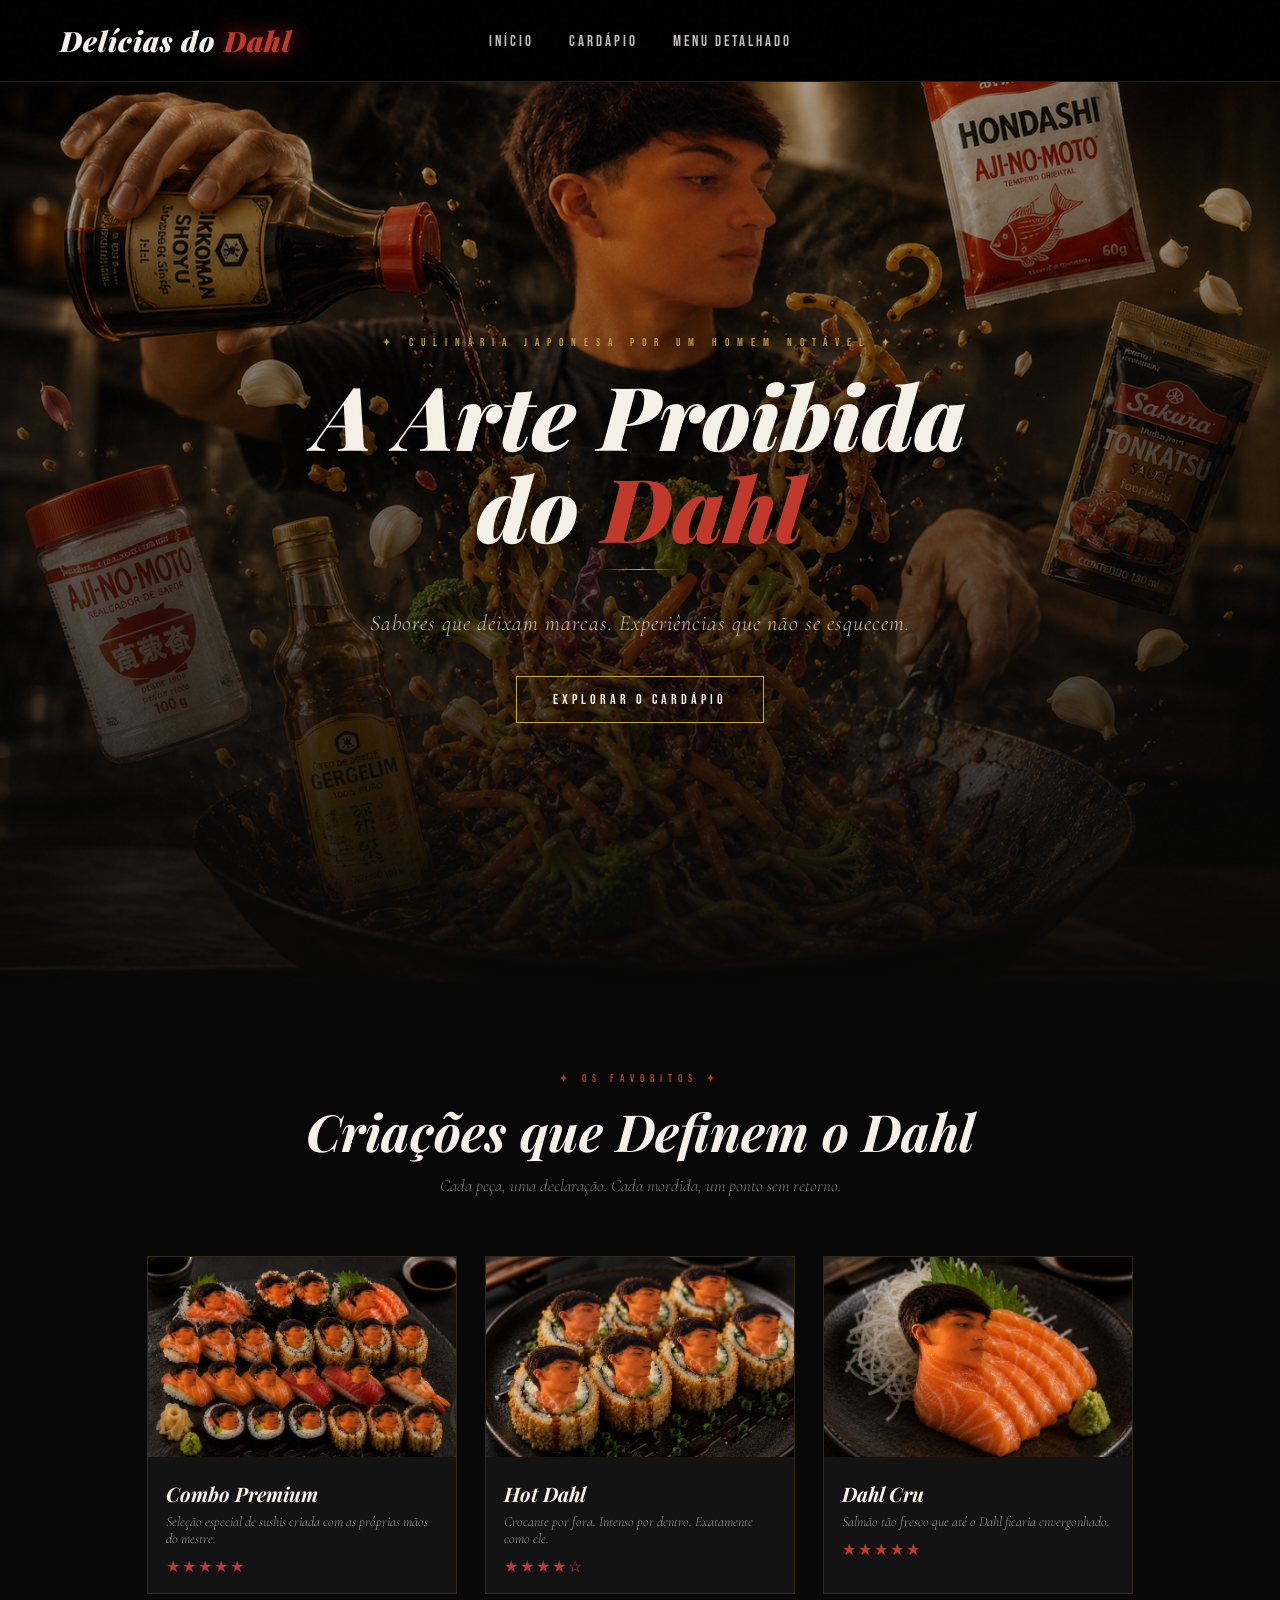
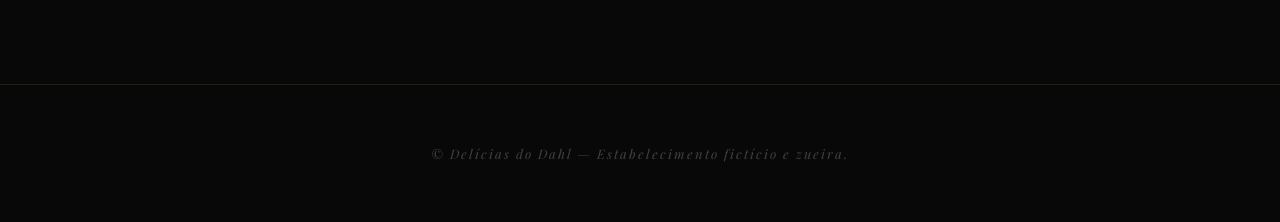
<file: index.html>
<!DOCTYPE html>
<html lang="pt-br">
<head>
    <meta charset="UTF-8">
    <meta name="viewport" content="width=device-width, initial-scale=1.0">
    <title>Delícias do Dahl</title>
    <link rel="stylesheet" href="style.css">
    <link rel="preconnect" href="https://fonts.googleapis.com">
    <link href="https://fonts.googleapis.com/css2?family=Playfair+Display:ital,wght@0,700;0,900;1,700&family=Cormorant+Garamond:ital,wght@0,300;0,500;1,300;1,500&family=Bebas+Neue&display=swap" rel="stylesheet">
</head>
<body>

<header>
    <nav class="navecabeção">
        <h1><em>Delícias do <span>Dahl</span></em></h1>
        <ul>
            <li><a href="index.html">Início</a></li>
            <li><a href="cardapio.html">Cardápio</a></li>
            <li><a href="menu-detalhado.html">Menu Detalhado</a></li>
        </ul>
    </nav>
</header>

<main>

    <section class="hero">
        <div class="hero-content">
            <p class="hero-tagline">✦ Culinária Japonesa por um Homem Notável ✦</p>
            <h2>A Arte Proibida<br>do <em>Dahl</em></h2>
            <div class="hero-divider"></div>
            <p class="hero-sub">Sabores que deixam marcas. Experiências que não se esquecem.</p>
            <a href="cardapio.html" class="btn">Explorar o Cardápio</a>
        </div>
    </section>

    <section class="destaques">
        <div class="section-header">
            <span class="section-label">✦ os favoritos ✦</span>
            <h2>Criações que Definem o Dahl</h2>
            <p class="section-sub">Cada peça, uma declaração. Cada mordida, um ponto sem retorno.</p>
        </div>

        <div class="cards">

            <div class="card">
                <img src="ComboDahl.png" alt="Combo Premium">
                <h3>Combo Premium</h3>
                <p>Seleção especial de sushis criada com as próprias mãos do mestre.</p>
                <span>★★★★★</span>
            </div>

            <div class="card">
                <img src="HotDahl.png" alt="Hot Dahl">
                <h3>Hot Dahl</h3>
                <p>Crocante por fora. Intenso por dentro. Exatamente como ele.</p>
                <span>★★★★☆</span>
            </div>

            <div class="card">
                <img src="SashimiDahl.png" alt="Sashimi de Salmão">
                <h3>Dahl Cru</h3>
                <p>Salmão tão fresco que até o Dahl ficaria envergonhado.</p>
                <span>★★★★★</span>
            </div>

        </div>

    </section>

</main>

<footer class="rodape-drama">
    <p>© Delícias do Dahl — Estabelecimento fictício e zueira.</p>
</footer>

</body>
</html>
</file>
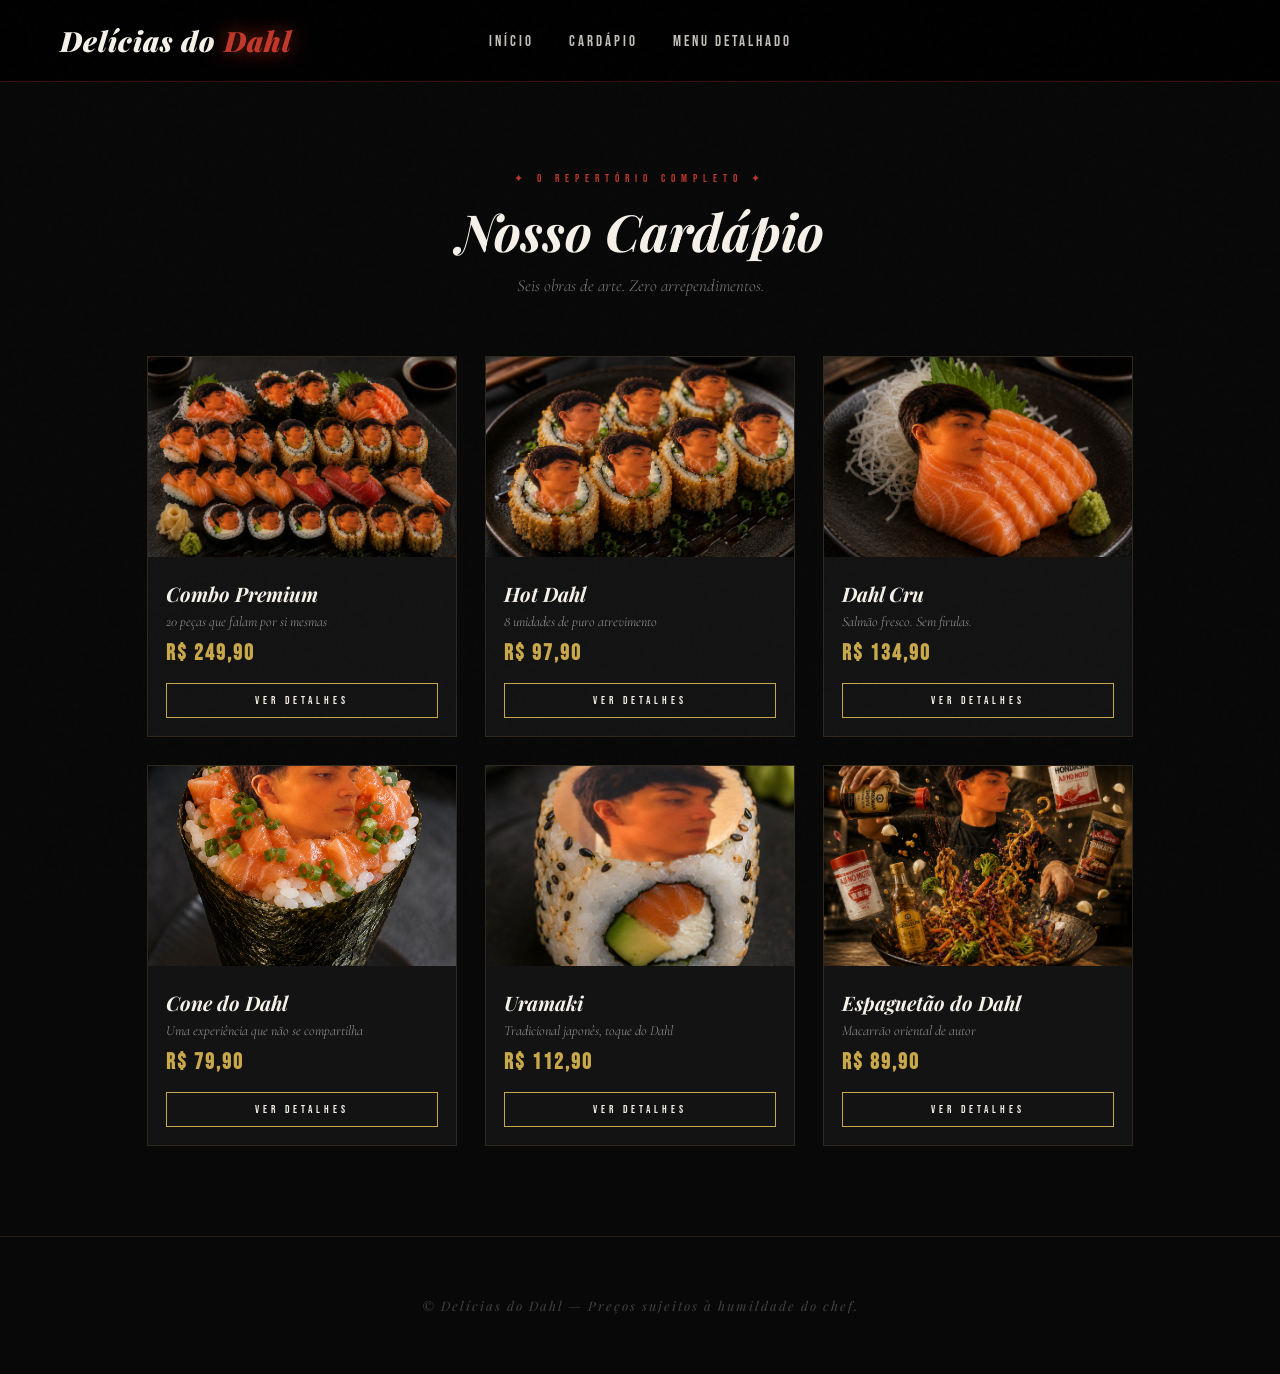
<file: cardapio.html>
<!DOCTYPE html>
<html lang="pt-br">
<head>
    <meta charset="UTF-8">
    <meta name="viewport" content="width=device-width, initial-scale=1.0">
    <title>Cardápio — Delícias do Dahl</title>
    <link rel="stylesheet" href="style.css">
    <link rel="preconnect" href="https://fonts.googleapis.com">
    <link href="https://fonts.googleapis.com/css2?family=Playfair+Display:ital,wght@0,700;0,900;1,700&family=Cormorant+Garamond:ital,wght@0,300;0,500;1,300;1,500&family=Bebas+Neue&display=swap" rel="stylesheet">
</head>
<body>

<header>
    <nav class="navecabeção">
        <h1><em>Delícias do <span>Dahl</span></em></h1>
        <ul>
            <li><a href="index.html">Início</a></li>
            <li><a href="cardapio.html">Cardápio</a></li>
            <li><a href="menu-detalhado.html">Menu Detalhado</a></li>
        </ul>
    </nav>
</header>

<main>
    <section class="menu">
        <div class="section-header">
            <span class="section-label">✦ o repertório completo ✦</span>
            <h2>Nosso Cardápio</h2>
            <p class="section-sub">Seis obras de arte. Zero arrependimentos.</p>
        </div>

        <div class="cards">

            <div class="card">
                <img src="ComboDahl.png" alt="Combo Premium">
                <h3>Combo Premium</h3>
                <p>20 peças que falam por si mesmas</p>
                <strong>R$ 249,90</strong>
                <a href="menu-detalhado.html#combo" class="btn">Ver Detalhes</a>
            </div>

            <div class="card">
                <img src="HotDahl.png" alt="Hot Dahl">
                <h3>Hot Dahl</h3>
                <p>8 unidades de puro atrevimento</p>
                <strong>R$ 97,90</strong>
                <a href="menu-detalhado.html#hotroll" class="btn">Ver Detalhes</a>
            </div>

            <div class="card">
                <img src="SashimiDahl.png" alt="Dahl Cru">
                <h3>Dahl Cru</h3>
                <p>Salmão fresco. Sem firulas.</p>
                <strong>R$ 134,90</strong>
                <a href="menu-detalhado.html#sashimi" class="btn">Ver Detalhes</a>
            </div>

            <div class="card">
                <img src="TemakiDahl.png" alt="Cone do Dahl">
                <h3>Cone do Dahl</h3>
                <p>Uma experiência que não se compartilha</p>
                <strong>R$ 79,90</strong>
                <a href="menu-detalhado.html#temaki" class="btn">Ver Detalhes</a>
            </div>

            <div class="card">
                <img src="DahlUrumaki.png" alt="Uramaki">
                <h3>Uramaki</h3>
                <p>Tradicional japonês, toque do Dahl</p>
                <strong>R$ 112,90</strong>
                <a href="menu-detalhado.html#uramaki" class="btn">Ver Detalhes</a>
            </div>

            <div class="card">
                <img src="Espaguetão.png" alt="Espaguetão do Dahl">
                <h3>Espaguetão do Dahl</h3>
                <p>Macarrão oriental de autor</p>
                <strong>R$ 89,90</strong>
                <a href="menu-detalhado.html#yakisoba" class="btn">Ver Detalhes</a>
            </div>

        </div>
    </section>
</main>

<footer class="rodape-drama">
    <p>© Delícias do Dahl — Preços sujeitos à humildade do chef.</p>
</footer>

</body>
</html>
</file>
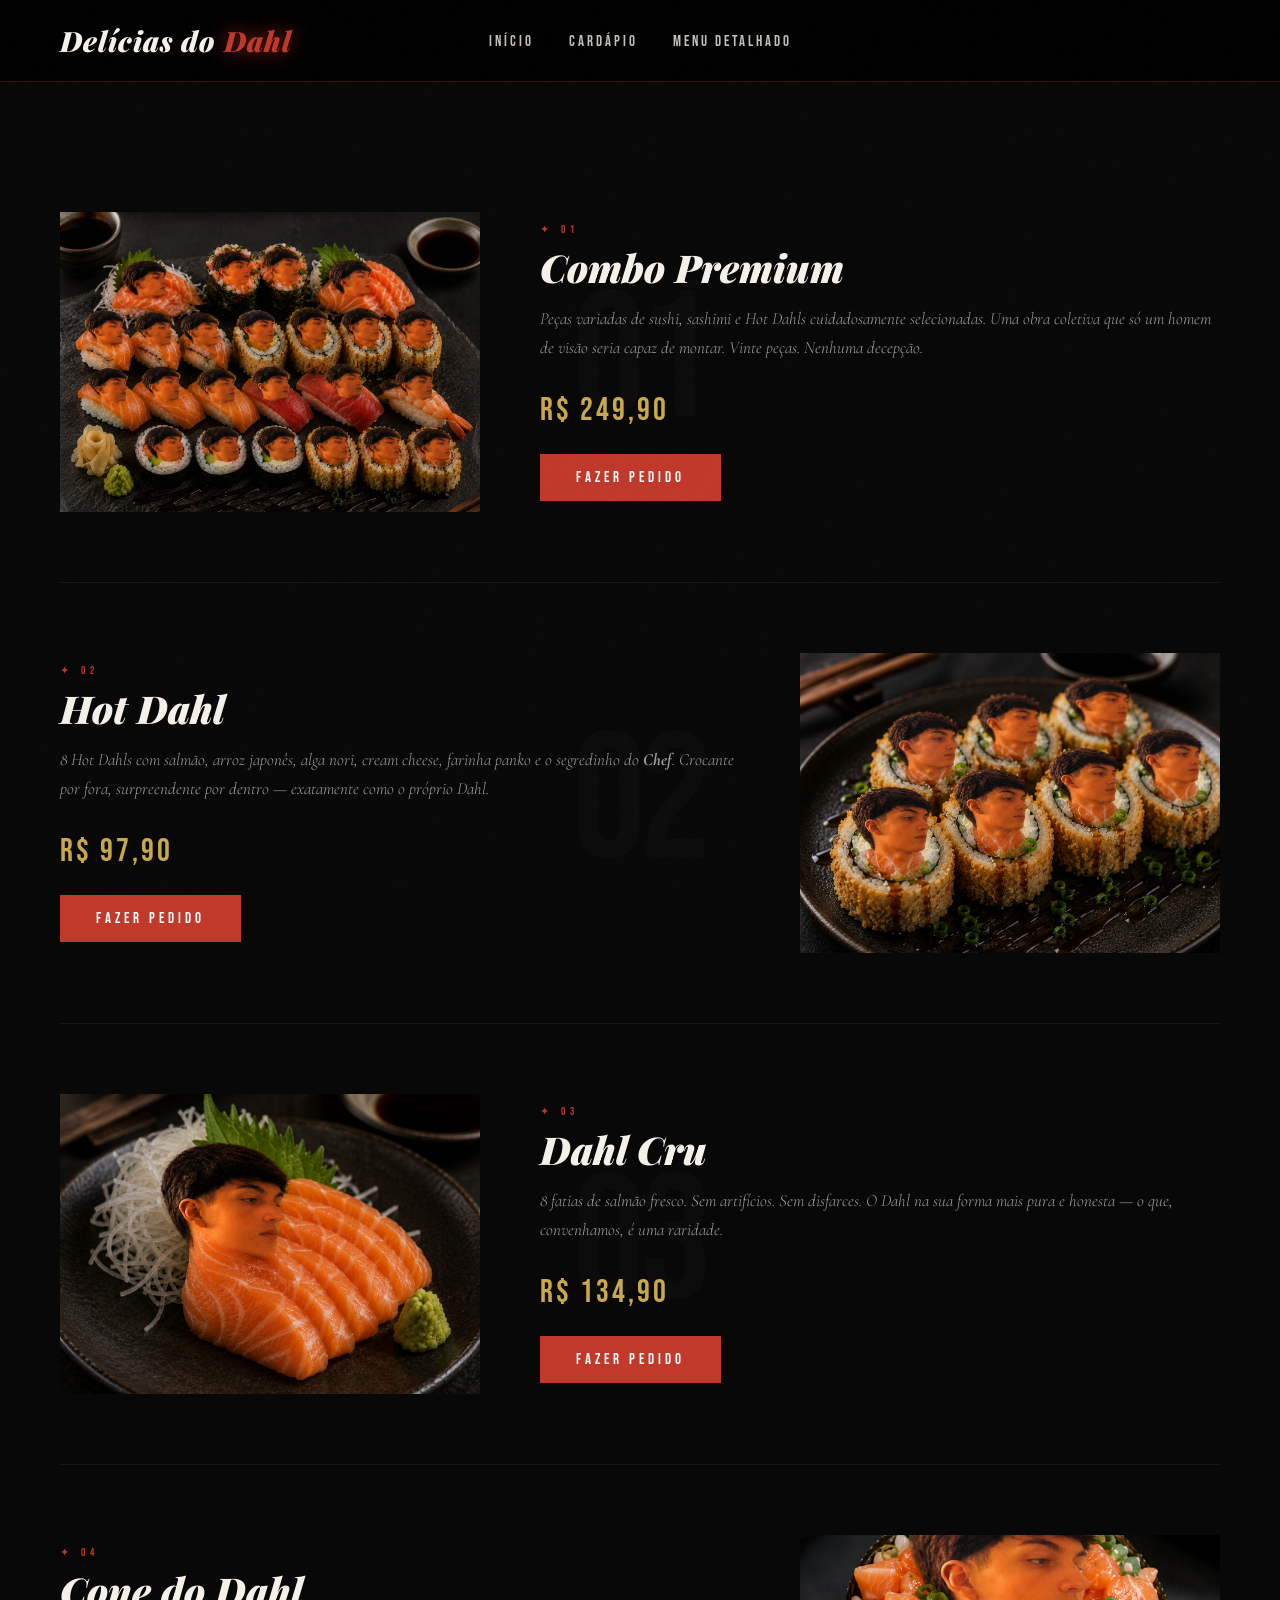
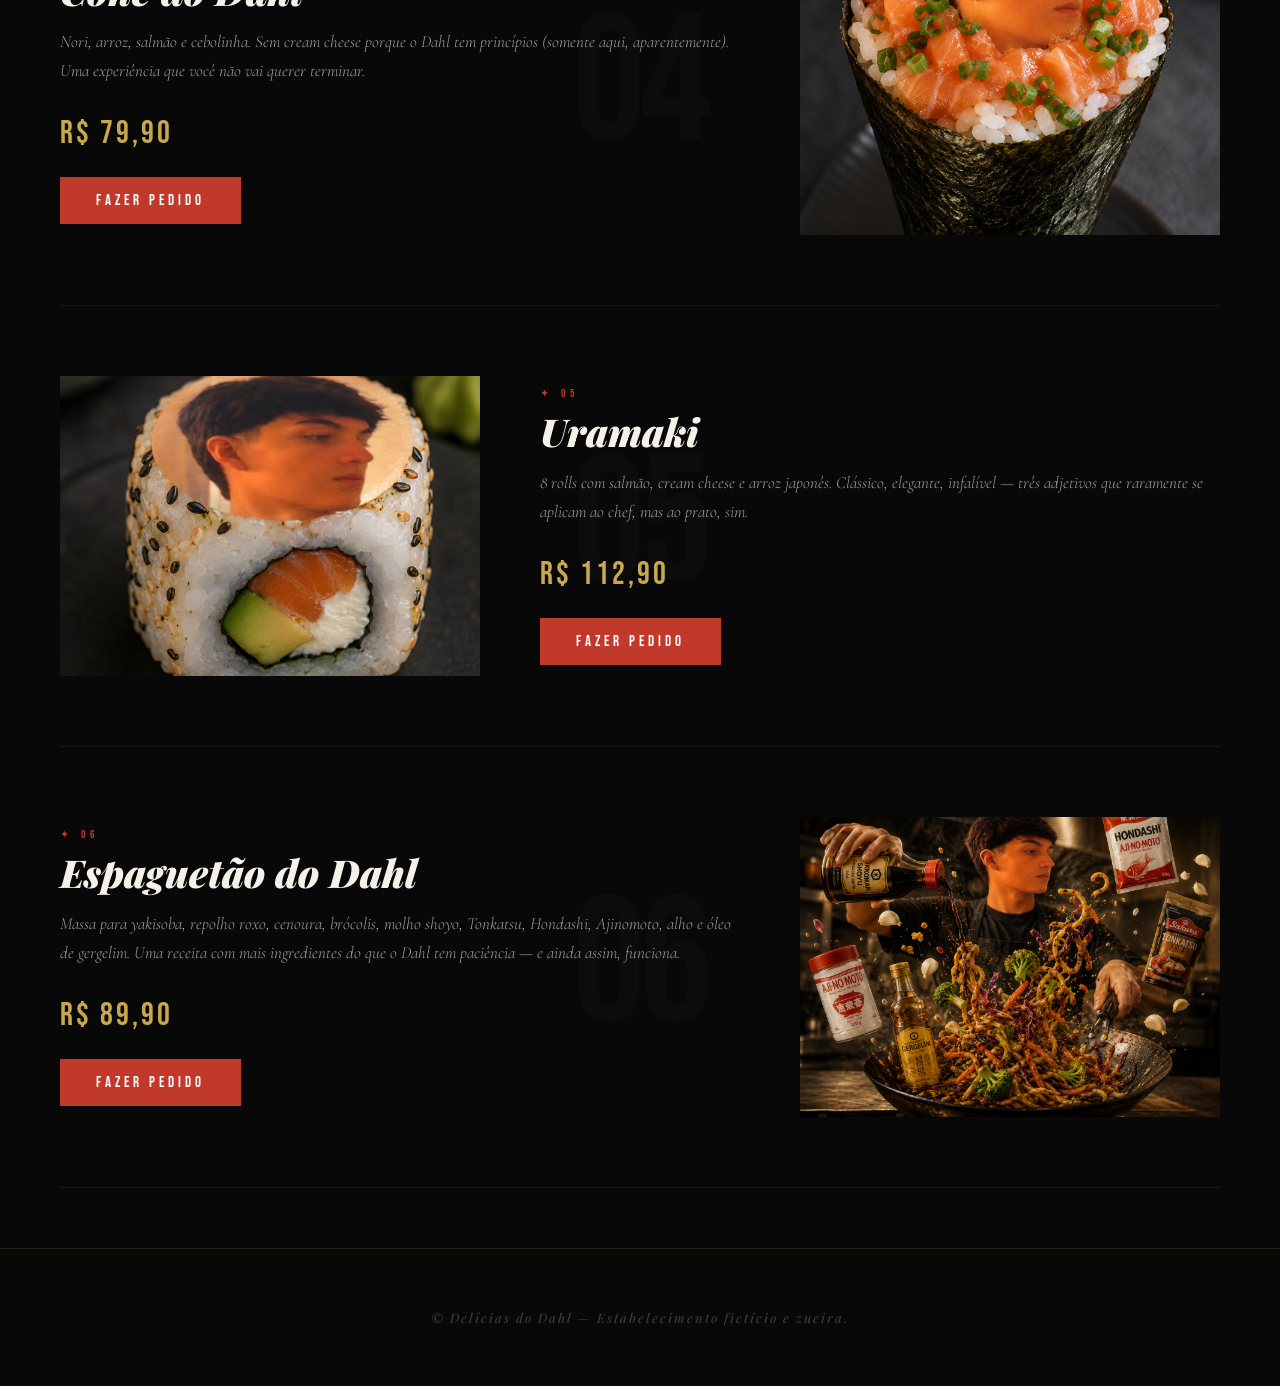
<file: menu-detalhado.html>
<!DOCTYPE html>
<html lang="pt-br">
<head>
    <meta charset="UTF-8">
    <meta name="viewport" content="width=device-width, initial-scale=1.0">
    <title>Menu Detalhado — Delícias do Dahl</title>
    <link rel="stylesheet" href="style.css">
    <link rel="preconnect" href="https://fonts.googleapis.com">
    <link href="https://fonts.googleapis.com/css2?family=Playfair+Display:ital,wght@0,700;0,900;1,700&family=Cormorant+Garamond:ital,wght@0,300;0,500;1,300;1,500&family=Bebas+Neue&display=swap" rel="stylesheet">
</head>
<body>

<header>
    <nav class="navecabeção">
        <h1><em>Delícias do <span>Dahl</span></em></h1>
        <ul>
            <li><a href="index.html">Início</a></li>
            <li><a href="cardapio.html">Cardápio</a></li>
            <li><a href="menu-detalhado.html">Menu Detalhado</a></li>
        </ul>
    </nav>
</header>

<main class="menu-detalhado">

    <section id="combo" data-numero="01">
        <img src="ComboDahl.png" alt="Combo Premium">
        <div class="prato-info">
            <span class="prato-numero">✦ 01</span>
            <h2>Combo Premium</h2>
            <p>
                Peças variadas de sushi, sashimi e Hot Dahls cuidadosamente selecionadas.
                Uma obra coletiva que só um homem de visão seria capaz de montar.
                Vinte peças. Nenhuma decepção.
            </p>
            <span class="prato-preco">R$ 249,90</span>
            <button class="pedido" onclick="realizarPedido()">FAZER PEDIDO</button>
        </div>
    </section>

    <section id="hotroll" data-numero="02">
        <img src="HotDahl.png" alt="Hot Dahl">
        <div class="prato-info">
            <span class="prato-numero">✦ 02</span>
            <h2>Hot Dahl</h2>
            <p>
                8 Hot Dahls com salmão, arroz japonês, alga nori, cream cheese,
                farinha panko e o segredinho do <strong>Chef</strong>.
                Crocante por fora, surpreendente por dentro —
                exatamente como o próprio Dahl.
            </p>
            <span class="prato-preco">R$ 97,90</span>
            <button class="pedido" onclick="realizarPedido()">FAZER PEDIDO</button>
        </div>
    </section>

    <section id="sashimi" data-numero="03">
        <img src="SashimiDahl.png" alt="Dahl Cru">
        <div class="prato-info">
            <span class="prato-numero">✦ 03</span>
            <h2>Dahl Cru</h2>
            <p>8 fatias de salmão fresco. Sem artifícios. Sem disfarces.
                O Dahl na sua forma mais pura e honesta —
                o que, convenhamos, é uma raridade.</p>
            <span class="prato-preco">R$ 134,90</span>
            <button class="pedido" onclick="realizarPedido()">FAZER PEDIDO</button>
        </div>
    </section>

    <section id="temaki" data-numero="04">
        <img src="TemakiDahl.png" alt="Cone do Dahl">
        <div class="prato-info">
            <span class="prato-numero">✦ 04</span>
            <h2>Cone do Dahl</h2>
            <p>
                Nori, arroz, salmão e cebolinha.
                Sem cream cheese porque o Dahl tem princípios
                (somente aqui, aparentemente). Uma experiência que você não vai querer terminar.
            </p>
            <span class="prato-preco">R$ 79,90</span>
            <button class="pedido" onclick="realizarPedido()">FAZER PEDIDO</button>
        </div>
    </section>

    <section id="uramaki" data-numero="05">
        <img src="DahlUrumaki.png" alt="Uramaki">
        <div class="prato-info">
            <span class="prato-numero">✦ 05</span>
            <h2>Uramaki</h2>
            <p>
                8 rolls com salmão, cream cheese e arroz japonês.
                Clássico, elegante, infalível —
                três adjetivos que raramente se aplicam ao chef, mas ao prato, sim.
            </p>
            <span class="prato-preco">R$ 112,90</span>
            <button class="pedido" onclick="realizarPedido()">FAZER PEDIDO</button>
        </div>
    </section>

    <section id="yakisoba" data-numero="06">
        <img src="Espaguetão.png" alt="Espaguetão do Dahl">
        <div class="prato-info">
            <span class="prato-numero">✦ 06</span>
            <h2>Espaguetão do Dahl</h2>
            <p>
                Massa para yakisoba, repolho roxo, cenoura, brócolis,
                molho shoyo, Tonkatsu, Hondashi, Ajinomoto, alho e óleo de gergelim.
                Uma receita com mais ingredientes do que o Dahl tem
                paciência — e ainda assim, funciona.
            </p>
            <span class="prato-preco">R$ 89,90</span>
            <button class="pedido" onclick="realizarPedido()">FAZER PEDIDO</button>
        </div>
    </section>

</main>

<footer class="rodape-drama">
    <p>© Delícias do Dahl — Estabelecimento fictício e zueira.</p>
</footer>

<script>
    function realizarPedido() {
        const msgs = [
            "Pedido realizado! O Dahl já está suando na cozinha.",
            "Compra confirmada! Ele vai fazer isso com um sorriso no rosto.",
            "Pedido aceito! Diz que vai chegar em 30 minutos mas já sabe como é.",
            "Beleza! Seu pedido foi enviado para as mãos talentosas do Chef."
        ];
        alert(msgs[Math.floor(Math.random() * msgs.length)]);
    }
</script>

</body>
</html>
</file>
<file: style.css>
@import url('https://fonts.googleapis.com/css2?family=Playfair+Display:ital,wght@0,700;0,900;1,700&family=Cormorant+Garamond:ital,wght@0,300;0,500;1,300;1,500&family=Bebas+Neue&display=swap');

* {
    margin: 0;
    padding: 0;
    box-sizing: border-box;
}

:root {
    --vermelho: #c0392b;
    --vermelho-escuro: #7b1010;
    --dourado: #c9a84c;
    --dourado-claro: #f0d080;
    --preto: #080808;
    --preto-medio: #131313;
    --branco: #f5f0e8;
}

body {
    font-family: 'Cormorant Garamond', serif;
    background-color: var(--preto);
    color: var(--branco);
    cursor: default;
    overflow-x: hidden;
}

body::before {
    content: '';
    position: fixed;
    inset: 0;
    background-image: url("data:image/svg+xml,%3Csvg viewBox='0 0 200 200' xmlns='http://www.w3.org/2000/svg'%3E%3Cfilter id='n'%3E%3CfeTurbulence type='fractalNoise' baseFrequency='0.9' numOctaves='4' stitchTiles='stitch'/%3E%3C/filter%3E%3Crect width='100%25' height='100%25' filter='url(%23n)' opacity='0.04'/%3E%3C/svg%3E");
    pointer-events: none;
    z-index: 9999;
    opacity: 0.35;
}

.navecabeção {
    display: flex;
    align-items: center;
    justify-content: space-between;
    padding: 22px 60px;
    background: linear-gradient(180deg, #000 0%, rgba(0,0,0,0.85) 100%);
    border-bottom: 1px solid rgba(192, 57, 43, 0.3);
    position: sticky;
    top: 0;
    z-index: 100;
    backdrop-filter: blur(10px);
}

.navecabeção h1 {
    font-family: 'Playfair Display', serif;
    font-size: 28px;
    font-weight: 900;
    font-style: italic;
    color: var(--branco);
    letter-spacing: 1px;
}

.navecabeção h1 span {
    color: var(--vermelho);
    text-shadow: 0 0 20px rgba(192,57,43,0.8);
}

.navecabeção ul {
    display: flex;
    list-style: none;
    gap: 35px;
    position: absolute;
    left: 50%;
    transform: translateX(-50%);
}

.navecabeção a {
    text-decoration: none;
    color: var(--branco);
    font-family: 'Bebas Neue', sans-serif;
    font-size: 15px;
    letter-spacing: 3px;
    transition: 0.3s;
    opacity: 0.8;
}

.navecabeção a:hover {
    color: var(--dourado);
    opacity: 1;
    text-shadow: 0 0 12px rgba(201, 168, 76, 0.6);
}

.hero {
    height: 100vh;
    display: flex;
    flex-direction: column;
    justify-content: center;
    align-items: center;
    background-image: url(Espaguetão.png);
    background-size: cover;
    background-position: center;
    text-align: center;
    position: relative;
    overflow: hidden;
}

.hero::before {
    content: '';
    position: absolute;
    inset: 0;
    background: linear-gradient(
        180deg,
        rgba(0,0,0,0.3) 0%,
        rgba(8,8,8,0.6) 50%,
        rgba(8,8,8,0.95) 100%
    );
}

.hero-content {
    position: relative;
    z-index: 2;
    animation: fadeUp 1.2s ease forwards;
}

@keyframes fadeUp {
    from { opacity: 0; transform: translateY(40px); }
    to { opacity: 1; transform: translateY(0); }
}

.hero-tagline {
    font-family: 'Bebas Neue', sans-serif;
    font-size: 11px;
    letter-spacing: 8px;
    color: var(--dourado);
    text-transform: uppercase;
    margin-bottom: 20px;
    opacity: 0.9;
}

.hero h2 {
    font-family: 'Playfair Display', serif;
    font-size: clamp(42px, 7vw, 88px);
    font-weight: 900;
    font-style: italic;
    line-height: 1.05;
    text-shadow: 2px 4px 30px rgba(0,0,0,0.9);
    max-width: 900px;
    margin-bottom: 16px;
}

.hero h2 em {
    color: var(--vermelho);
    font-style: italic;
}

.hero-sub {
    font-family: 'Cormorant Garamond', serif;
    font-size: 22px;
    font-style: italic;
    font-weight: 300;
    color: rgba(245,240,232,0.75);
    margin-bottom: 40px;
    letter-spacing: 1px;
}

.hero-divider {
    width: 80px;
    height: 1px;
    background: linear-gradient(90deg, transparent, var(--dourado), transparent);
    margin: 0 auto 40px;
}

.btn {
    display: inline-block;
    background: transparent;
    color: var(--branco);
    border: 1px solid var(--dourado);
    padding: 14px 36px;
    text-decoration: none;
    font-family: 'Bebas Neue', sans-serif;
    font-size: 14px;
    letter-spacing: 4px;
    transition: 0.4s;
    position: relative;
    overflow: hidden;
}

.btn::before {
    content: '';
    position: absolute;
    inset: 0;
    background: var(--vermelho);
    transform: scaleX(0);
    transform-origin: left;
    transition: transform 0.4s ease;
    z-index: -1;
}

.btn:hover {
    border-color: var(--vermelho);
    color: white;
    text-shadow: none;
}

.btn:hover::before {
    transform: scaleX(1);
}

.destaques,
.menu {
    padding: 90px 60px;
}

.section-header {
    text-align: center;
    margin-bottom: 60px;
}

.section-label {
    font-family: 'Bebas Neue', sans-serif;
    font-size: 11px;
    letter-spacing: 6px;
    color: var(--vermelho);
    display: block;
    margin-bottom: 12px;
}

.destaques h2,
.menu h2 {
    font-family: 'Playfair Display', serif;
    font-size: clamp(32px, 4vw, 52px);
    font-weight: 700;
    font-style: italic;
    text-align: center;
    margin-bottom: 10px;
}

.section-sub {
    font-size: 17px;
    font-style: italic;
    font-weight: 300;
    color: rgba(245,240,232,0.5);
    text-align: center;
    margin-top: 8px;
}

.cards {
    display: flex;
    justify-content: center;
    gap: 28px;
    flex-wrap: wrap;
}

.card {
    width: 310px;
    background-color: var(--preto-medio);
    border: 1px solid rgba(201,168,76,0.15);
    overflow: hidden;
    transition: 0.4s;
    position: relative;
}

.card::after {
    content: '';
    position: absolute;
    bottom: 0;
    left: 0;
    right: 0;
    height: 2px;
    background: linear-gradient(90deg, transparent, var(--vermelho), transparent);
    transform: scaleX(0);
    transition: 0.4s;
}

.card:hover {
    transform: translateY(-8px);
    border-color: rgba(201,168,76,0.4);
    box-shadow: 0 20px 60px rgba(192,57,43,0.2);
}

.card:hover::after {
    transform: scaleX(1);
}

.card img {
    width: 100%;
    height: 200px;
    object-fit: cover;
    transition: 0.4s;
}

.card:hover img {
    transform: scale(1.03);
}

.card h3 {
    font-family: 'Playfair Display', serif;
    font-size: 20px;
    font-style: italic;
    margin: 18px 18px 6px;
}

.card p {
    font-size: 14px;
    font-weight: 300;
    color: rgba(245,240,232,0.6);
    font-style: italic;
    margin: 0 18px 10px;
}

.card strong {
    display: block;
    font-family: 'Bebas Neue', sans-serif;
    font-size: 22px;
    color: var(--dourado);
    letter-spacing: 2px;
    margin: 0 18px 16px;
}

.card span {
    display: block;
    margin: 0 18px 16px;
    color: var(--vermelho);
    font-size: 16px;
    letter-spacing: 2px;
}

.card .btn {
    display: block;
    margin: 0 18px 18px;
    text-align: center;
    font-size: 11px;
    padding: 10px 20px;
}

.menu-detalhado {
    padding: 60px;
}

.menu-detalhado section {
    display: flex;
    align-items: center;
    gap: 60px;
    padding: 70px 0;
    border-bottom: 1px solid rgba(201,168,76,0.1);
    position: relative;
}

.menu-detalhado section:nth-child(even) {
    flex-direction: row-reverse;
}

.menu-detalhado section::before {
    content: attr(data-numero);
    position: absolute;
    top: 50%;
    left: 50%;
    transform: translate(-50%, -50%);
    font-family: 'Bebas Neue', sans-serif;
    font-size: 180px;
    color: rgba(255,255,255,0.02);
    pointer-events: none;
    letter-spacing: -5px;
}

.menu-detalhado img {
    width: 420px;
    height: 300px;
    object-fit: cover;
    transition: 0.6s;
    flex-shrink: 0;
}

.menu-detalhado img:hover {
    transform: scale(1.03);
}

.menu-detalhado .prato-info {
    flex: 1;
}

.prato-numero {
    font-family: 'Bebas Neue', sans-serif;
    font-size: 11px;
    letter-spacing: 5px;
    color: var(--vermelho);
    display: block;
    margin-bottom: 10px;
}

.menu-detalhado h2 {
    font-family: 'Playfair Display', serif;
    font-size: clamp(28px, 3vw, 44px);
    font-style: italic;
    font-weight: 900;
    margin-bottom: 16px;
    line-height: 1.1;
}

.menu-detalhado p {
    font-size: 17px;
    font-weight: 300;
    font-style: italic;
    color: rgba(245,240,232,0.65);
    line-height: 1.7;
    margin-bottom: 28px;
}

.prato-preco {
    font-family: 'Bebas Neue', sans-serif;
    font-size: 32px;
    color: var(--dourado);
    letter-spacing: 3px;
    display: block;
    margin-bottom: 24px;
}

.pedido {
    padding: 14px 36px;
    border: none;
    background: var(--vermelho);
    color: white;
    font-family: 'Bebas Neue', sans-serif;
    font-size: 15px;
    letter-spacing: 4px;
    cursor: pointer;
    position: relative;
    overflow: hidden;
    transition: 0.3s;
}

.pedido::after {
    content: '';
    position: absolute;
    inset: 0;
    background: linear-gradient(45deg, transparent 30%, rgba(255,255,255,0.1) 50%, transparent 70%);
    transform: translateX(-100%);
    transition: 0.5s;
}

.pedido:hover {
    background: var(--vermelho-escuro);
    letter-spacing: 6px;
}

.pedido:hover::after {
    transform: translateX(100%);
}

.rodape-drama {
    text-align: center;
    padding: 60px;
    border-top: 1px solid rgba(201,168,76,0.15);
    font-family: 'Playfair Display', serif;
    font-size: 13px;
    font-style: italic;
    color: rgba(245,240,232,0.25);
    letter-spacing: 2px;
}

@media (max-width: 768px) {

    
    .navecabeção {
        flex-direction: column;
        align-items: stretch;
        padding: 14px 16px 12px;
        gap: 14px;
        background: rgba(0, 0, 0, 0.92);
    }

    .navecabeção ul {
        position: static;
        transform: none;
        display: grid;
        grid-template-columns: repeat(3, 1fr);
        gap: 8px;
        width: 100%;
    }

    .navecabeção h1 {
        font-size: 24px;
        text-align: center;
        line-height: 1;
    }

    .navecabeção a {
        display: flex;
        align-items: center;
        justify-content: center;
        min-height: 38px;
        padding: 8px 6px;
        border: 1px solid rgba(201,168,76,0.16);
        background: rgba(255,255,255,0.03);
        font-size: 12px;
        letter-spacing: 1.8px;
        line-height: 1.05;
        text-align: center;
    }

    
    .hero {
        min-height: calc(100svh - 118px);
        height: auto;
        padding: 72px 20px 54px;
        background-position: center top;
    }

    .hero::before {
        background: linear-gradient(
            180deg,
            rgba(0,0,0,0.38) 0%,
            rgba(8,8,8,0.78) 58%,
            rgba(8,8,8,0.98) 100%
        );
    }

    .hero-content {
        width: min(100%, 430px);
    }

    .hero h2 {
        font-size: clamp(38px, 12vw, 58px);
        line-height: 0.98;
        margin-bottom: 14px;
    }

    .hero-sub {
        max-width: 300px;
        margin: 0 auto 30px;
        font-size: 18px;
        line-height: 1.35;
    }

    .hero-tagline {
        max-width: 290px;
        margin: 0 auto 18px;
        font-size: 10px;
        letter-spacing: 3px;
        line-height: 1.45;
    }

    .hero-divider {
        margin-bottom: 28px;
    }

    .btn {
        width: 100%;
        max-width: 320px;
        padding: 14px 18px;
        text-align: center;
        font-size: 13px;
        letter-spacing: 3px;
    }

    
    .destaques,
    .menu {
        padding: 56px 16px;
    }

    .section-header {
        margin-bottom: 32px;
    }

    .section-label {
        font-size: 10px;
        letter-spacing: 4px;
        line-height: 1.3;
    }

    .destaques h2,
    .menu h2 {
        font-size: clamp(30px, 9vw, 42px);
        line-height: 1.05;
    }

    .section-sub {
        max-width: 320px;
        margin: 10px auto 0;
        font-size: 16px;
        line-height: 1.35;
    }

    
    .cards {
        flex-direction: column;
        align-items: center;
        gap: 18px;
    }

    .card {
        width: 100%;
        max-width: 430px;
        border-color: rgba(201,168,76,0.22);
        background: linear-gradient(180deg, #171717 0%, #0f0f0f 100%);
        box-shadow: 0 16px 42px rgba(0,0,0,0.32);
    }

    .card:hover {
        transform: none;
    }

    .card img {
        height: 220px;
    }

    .card h3 {
        margin: 18px 18px 8px;
        font-size: 24px;
        line-height: 1.1;
    }

    .card p {
        min-height: 0;
        font-size: 16px;
        line-height: 1.35;
    }

    .card strong {
        margin-top: 14px;
        font-size: 26px;
    }

    .card span {
        font-size: 15px;
    }

    .card .btn {
        width: calc(100% - 36px);
        max-width: none;
    }

    
    .menu-detalhado {
        padding: 18px 16px 36px;
    }

    .menu-detalhado section {
        flex-direction: column !important;
        align-items: stretch;
        gap: 0;
        padding: 0;
        margin-bottom: 22px;
        border: 1px solid rgba(201,168,76,0.16);
        background: linear-gradient(180deg, #171717 0%, #101010 100%);
        overflow: hidden;
    }

    .menu-detalhado section::before {
        top: auto;
        right: 14px;
        bottom: 8px;
        left: auto;
        transform: none;
        font-size: 96px;
        line-height: 0.8;
        color: rgba(255,255,255,0.035);
    }

    .menu-detalhado img {
        width: 100%;
        height: 230px;
        flex-shrink: unset;
    }

    .menu-detalhado .prato-info {
        padding: 22px 18px 20px;
        position: relative;
        z-index: 1;
    }

    .menu-detalhado h2 {
        font-size: clamp(30px, 9vw, 40px);
        margin-bottom: 12px;
    }

    .menu-detalhado p {
        font-size: 16px;
        line-height: 1.55;
        margin-bottom: 22px;
    }

    .prato-preco {
        font-size: 30px;
    }

    
    .rodape-drama {
        padding: 30px 20px;
        font-size: 11px;
        line-height: 1.5;
        letter-spacing: 1.2px;
    }

    
    .pedido {
        width: 100%;
        min-height: 48px;
        text-align: center;
        font-size: 14px;
        letter-spacing: 3px;
    }
}

@media (max-width: 480px) {
    .navecabeção h1 {
        font-size: 21px;
    }

    .navecabeção a {
        min-height: 36px;
        padding: 7px 5px;
        font-size: 10px;
        letter-spacing: 1.2px;
    }

    .hero h2 {
        font-size: clamp(34px, 13vw, 48px);
    }

    .hero-sub {
        font-size: 16px;
    }

    .btn {
        max-width: none;
        padding: 13px 14px;
        font-size: 11px;
        letter-spacing: 2.4px;
    }

    .card img,
    .menu-detalhado img {
        height: 200px;
    }

    .card h3 {
        font-size: 22px;
    }

    .menu-detalhado .prato-info {
        padding: 20px 16px 18px;
    }

    .menu-detalhado p {
        font-size: 15px;
    }
}
</file>
